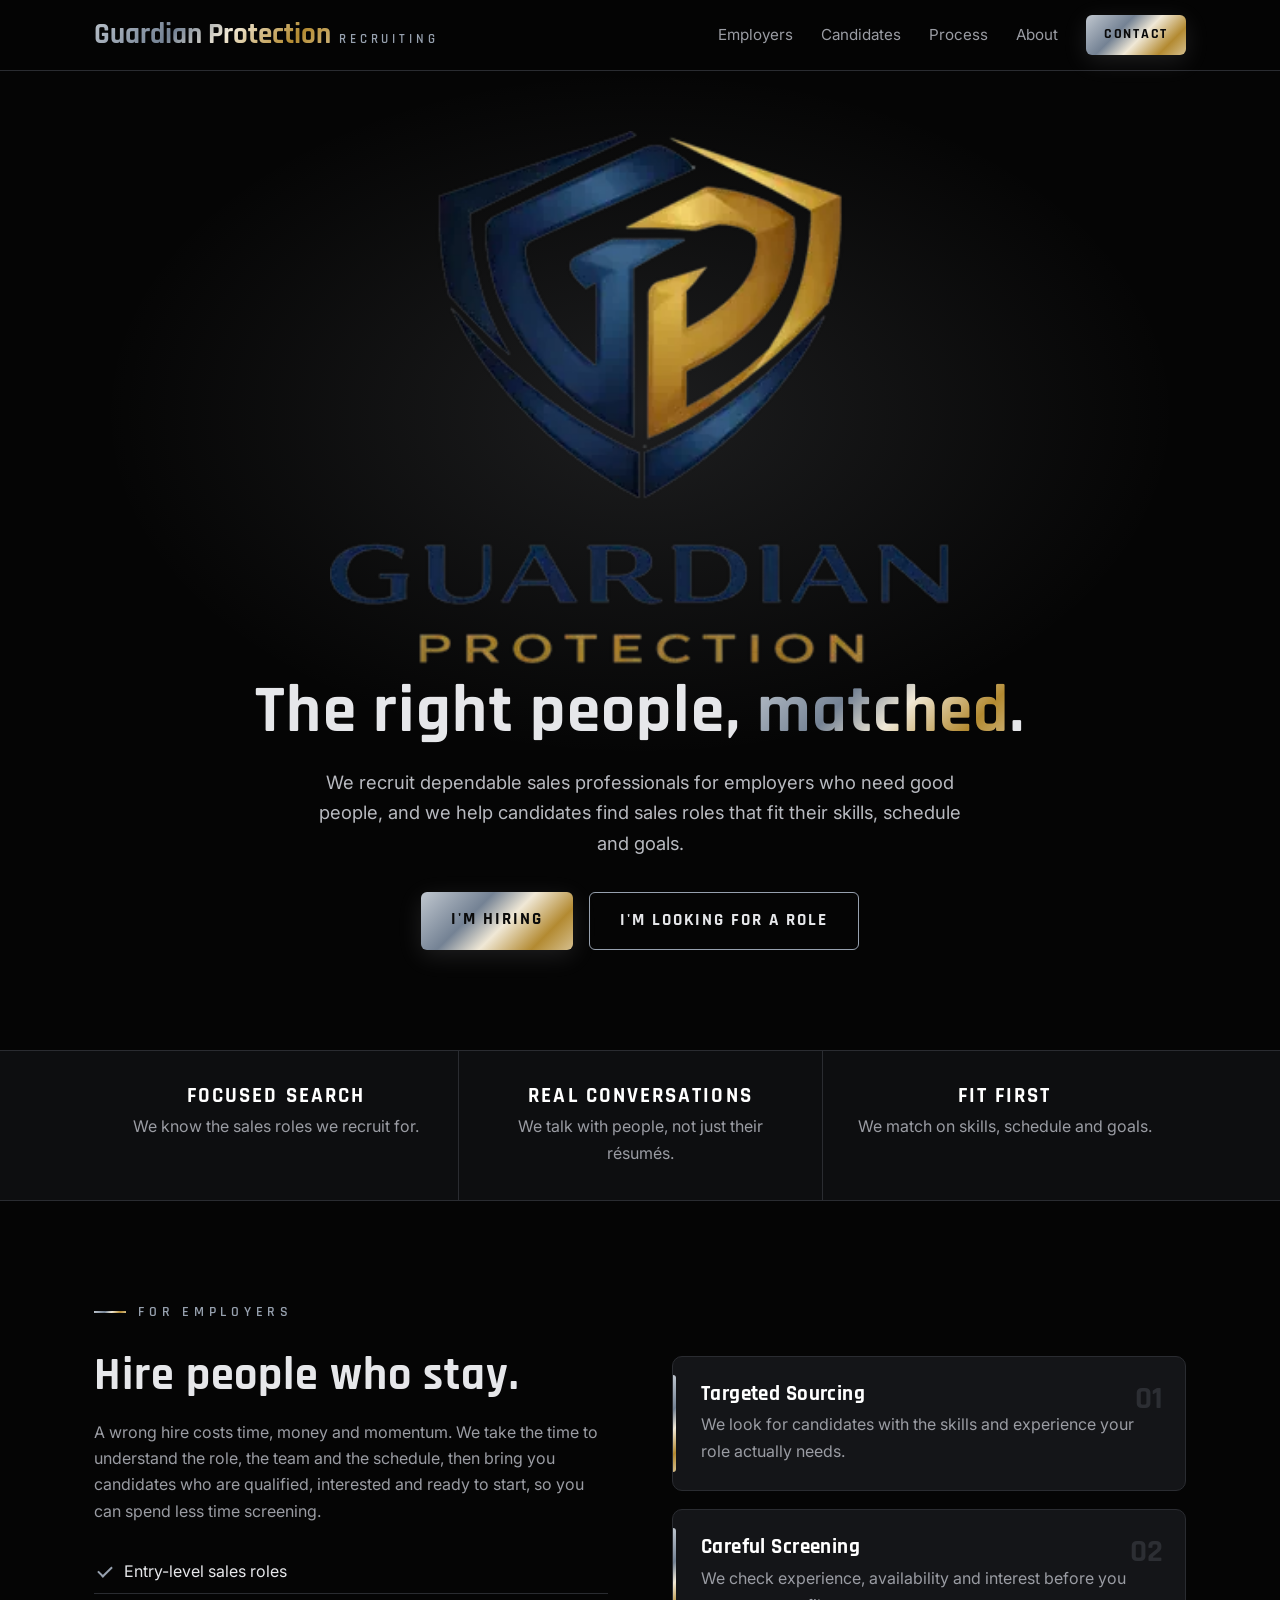
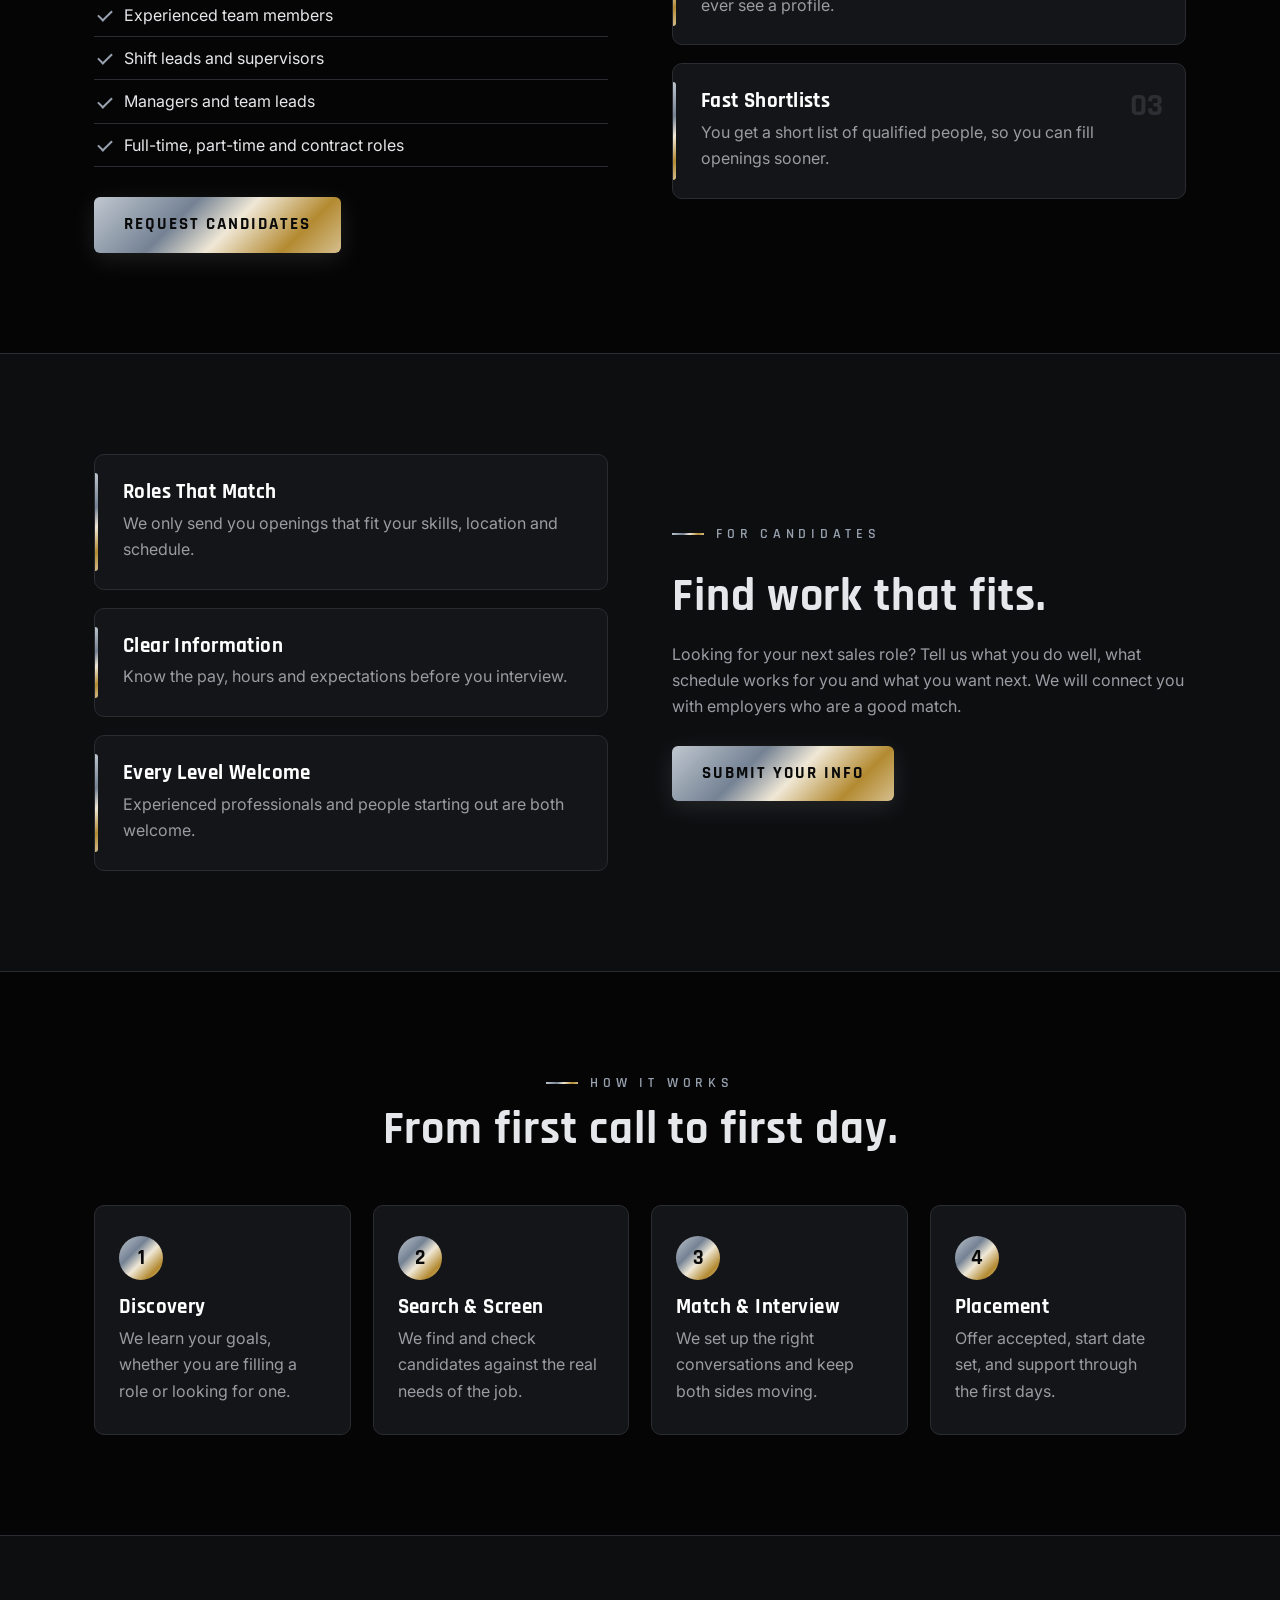
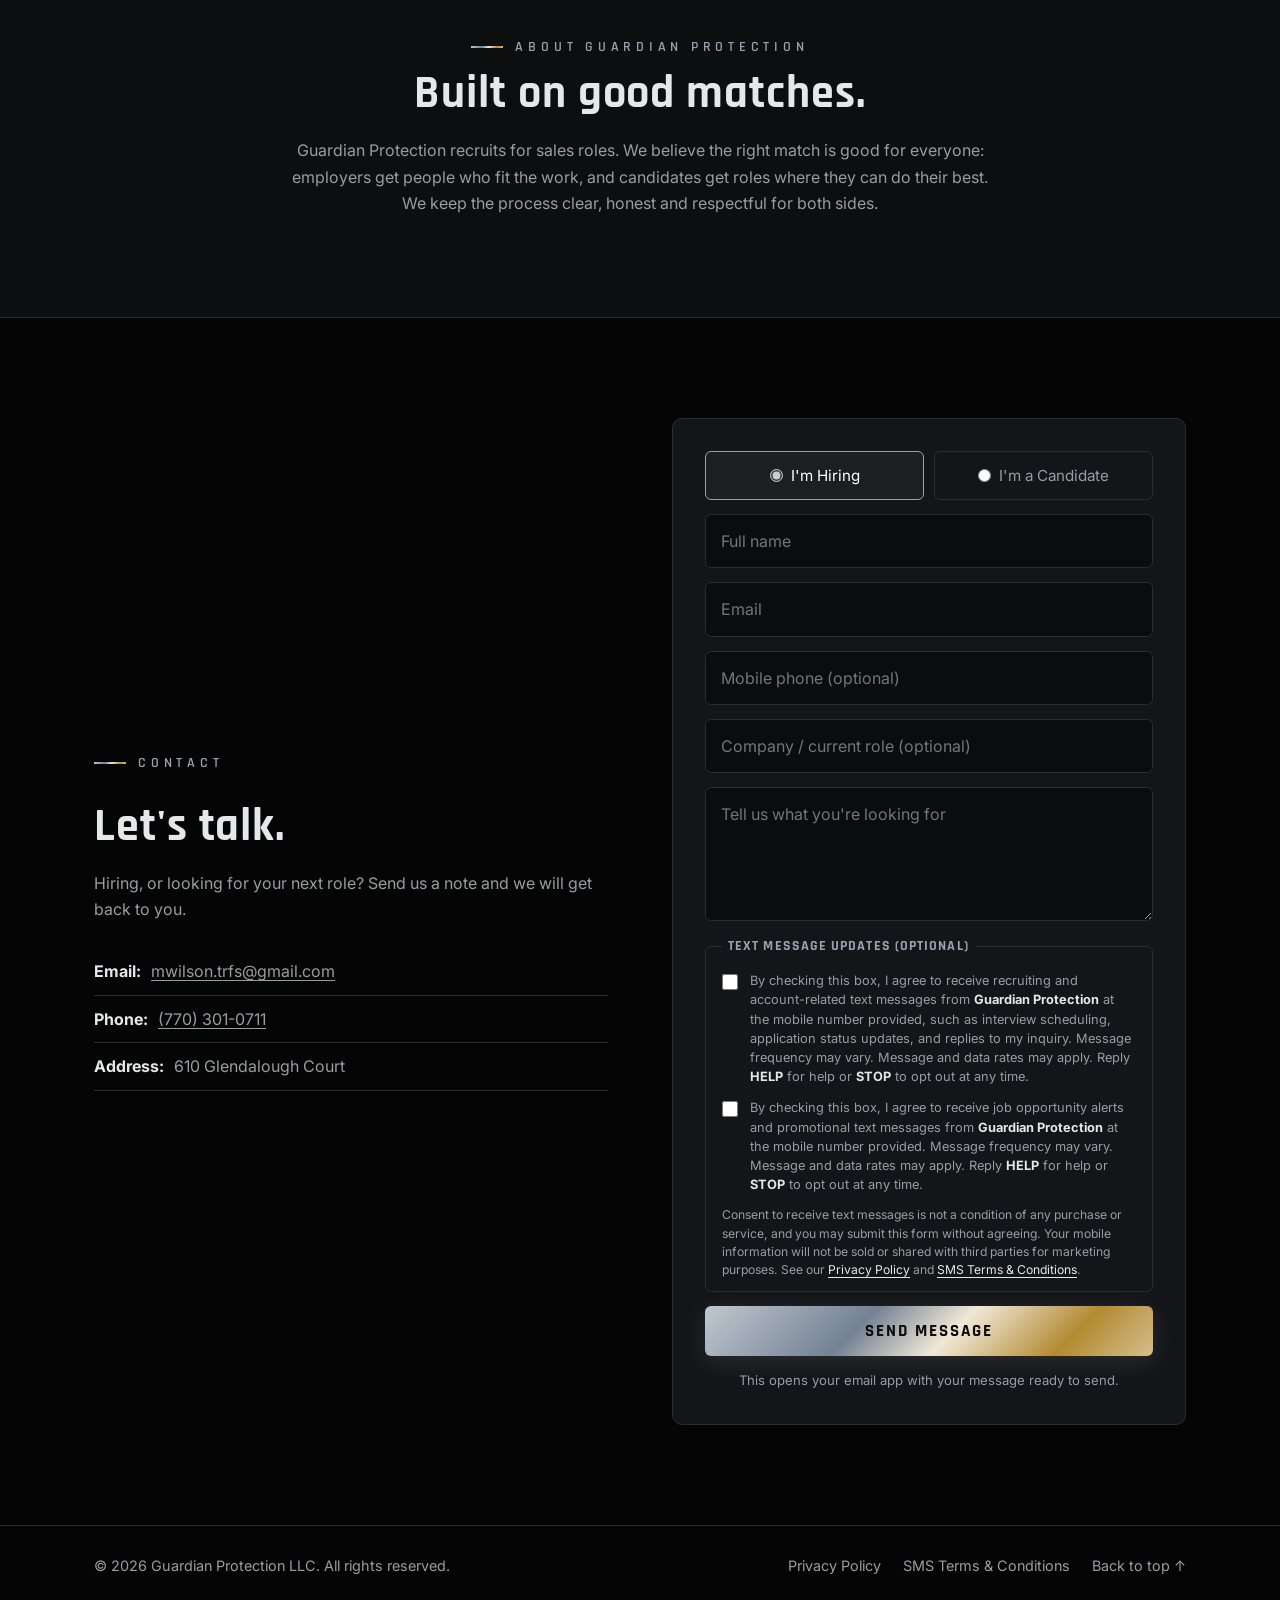
<file: index.html>
<!DOCTYPE html>
<html lang="en">
<head>
  <meta charset="UTF-8">
  <meta name="viewport" content="width=device-width, initial-scale=1.0">
  <title>Guardian Protection | Sales Recruiting</title>
  <meta name="description" content="Guardian Protection connects employers with dependable sales professionals, and helps candidates find sales roles that fit their skills and goals.">
  <link rel="icon" href="assets/favicon.png" type="image/png">
  <link rel="apple-touch-icon" href="assets/apple-touch-icon.png">
  <link rel="preconnect" href="https://fonts.googleapis.com">
  <link rel="preconnect" href="https://fonts.gstatic.com" crossorigin>
  <link href="https://fonts.googleapis.com/css2?family=Rajdhani:wght@500;600;700&family=Inter:wght@400;500;600&display=swap" rel="stylesheet">
  <link rel="stylesheet" href="styles.css">
  <link rel="canonical" href="https://guardian-protection.sites.recruithopper.com/">
</head>
<body>

  <header class="nav" id="top">
    <div class="container nav-inner">
      <a href="#top" class="brand" aria-label="Guardian Protection home">
        <span class="brand-mark">Guardian Protection</span>
        <span class="brand-sub">Recruiting</span>
      </a>
      <button class="nav-toggle" aria-label="Open menu" aria-expanded="false">
        <span></span><span></span><span></span>
      </button>
      <nav class="nav-links">
        <a href="#employers">Employers</a>
        <a href="#candidates">Candidates</a>
        <a href="#process">Process</a>
        <a href="#about">About</a>
        <a href="#contact" class="btn btn-small">Contact</a>
      </nav>
    </div>
  </header>

  <main>
    <!-- HERO -->
    <section class="hero">
      <div class="hero-glow"></div>
      <div class="container hero-inner">
        <img src="assets/logo.webp" alt="Guardian Protection logo" class="hero-logo">
        <h1>The right people, <span class="metal">matched</span>.</h1>
        <p class="lead">We recruit dependable sales professionals for employers who need good people, and we help candidates find sales roles that fit their skills, schedule and goals.</p>
        <div class="hero-ctas">
          <a href="#employers" class="btn">I'm Hiring</a>
          <a href="#candidates" class="btn btn-outline">I'm Looking for a Role</a>
        </div>
      </div>
    </section>

    <!-- VALUE STRIP -->
    <section class="strip">
      <div class="container strip-grid">
        <div><h3>Focused Search</h3><p>We know the sales roles we recruit for.</p></div>
        <div><h3>Real Conversations</h3><p>We talk with people, not just their résumés.</p></div>
        <div><h3>Fit First</h3><p>We match on skills, schedule and goals.</p></div>
      </div>
    </section>

    <!-- EMPLOYERS -->
    <section class="section" id="employers">
      <div class="container two-col">
        <div>
          <p class="eyebrow">For Employers</p>
          <h2>Hire people who stay.</h2>
          <p>A wrong hire costs time, money and momentum. We take the time to understand the role, the team and the schedule, then bring you candidates who are qualified, interested and ready to start, so you can spend less time screening.</p>
          <ul class="checks">
            <li>Entry-level sales roles</li>
            <li>Experienced team members</li>
            <li>Shift leads and supervisors</li>
            <li>Managers and team leads</li>
            <li>Full-time, part-time and contract roles</li>
          </ul>
          <a href="#contact" class="btn">Request Candidates</a>
        </div>
        <div class="card-stack">
          <div class="card">
            <span class="card-num">01</span>
            <h3>Targeted Sourcing</h3>
            <p>We look for candidates with the skills and experience your role actually needs.</p>
          </div>
          <div class="card">
            <span class="card-num">02</span>
            <h3>Careful Screening</h3>
            <p>We check experience, availability and interest before you ever see a profile.</p>
          </div>
          <div class="card">
            <span class="card-num">03</span>
            <h3>Fast Shortlists</h3>
            <p>You get a short list of qualified people, so you can fill openings sooner.</p>
          </div>
        </div>
      </div>
    </section>

    <!-- CANDIDATES -->
    <section class="section section-alt" id="candidates">
      <div class="container two-col reverse">
        <div class="card-stack">
          <div class="card">
            <h3>Roles That Match</h3>
            <p>We only send you openings that fit your skills, location and schedule.</p>
          </div>
          <div class="card">
            <h3>Clear Information</h3>
            <p>Know the pay, hours and expectations before you interview.</p>
          </div>
          <div class="card">
            <h3>Every Level Welcome</h3>
            <p>Experienced professionals and people starting out are both welcome.</p>
          </div>
        </div>
        <div>
          <p class="eyebrow">For Candidates</p>
          <h2>Find work that fits.</h2>
          <p>Looking for your next sales role? Tell us what you do well, what schedule works for you and what you want next. We will connect you with employers who are a good match.</p>
          <a href="#contact" class="btn">Submit Your Info</a>
        </div>
      </div>
    </section>

    <!-- PROCESS -->
    <section class="section" id="process">
      <div class="container">
        <p class="eyebrow center">How It Works</p>
        <h2 class="center">From first call to first day.</h2>
        <div class="steps">
          <div class="step"><span>1</span><h3>Discovery</h3><p>We learn your goals, whether you are filling a role or looking for one.</p></div>
          <div class="step"><span>2</span><h3>Search &amp; Screen</h3><p>We find and check candidates against the real needs of the job.</p></div>
          <div class="step"><span>3</span><h3>Match &amp; Interview</h3><p>We set up the right conversations and keep both sides moving.</p></div>
          <div class="step"><span>4</span><h3>Placement</h3><p>Offer accepted, start date set, and support through the first days.</p></div>
        </div>
      </div>
    </section>

    <!-- ABOUT -->
    <section class="section section-alt" id="about">
      <div class="container narrow center">
        <p class="eyebrow">About Guardian Protection</p>
        <h2>Built on good matches.</h2>
        <p>Guardian Protection recruits for sales roles. We believe the right match is good for everyone: employers get people who fit the work, and candidates get roles where they can do their best. We keep the process clear, honest and respectful for both sides.</p>
      </div>
    </section>

    <!-- CONTACT -->
    <section class="section" id="contact">
      <div class="container two-col">
        <div>
          <p class="eyebrow">Contact</p>
          <h2>Let's talk.</h2>
          <p>Hiring, or looking for your next role? Send us a note and we will get back to you.</p>
          <ul class="contact-list">
            <li><strong>Email:</strong> <a href="mailto:mwilson.trfs@gmail.com" class="js-email">mwilson.trfs@gmail.com</a></li>
            <li><strong>Phone:</strong> <span class="js-phone"><a href="tel:+17703010711">(770) 301-0711</a></span></li>
            <li><strong>Address:</strong> <span class="js-address">610 Glendalough Court</span></li>
          </ul>
        </div>
        <form class="contact-form" id="contactForm">
          <div class="toggle">
            <label><input type="radio" name="type" value="Employer" checked> I'm Hiring</label>
            <label><input type="radio" name="type" value="Candidate"> I'm a Candidate</label>
          </div>
          <input type="text" name="name" placeholder="Full name" required>
          <input type="email" name="email" placeholder="Email" required>
          <input type="tel" name="phone" placeholder="Mobile phone (optional)">
          <input type="text" name="company" placeholder="Company / current role (optional)">
          <textarea name="message" rows="4" placeholder="Tell us what you're looking for" required></textarea>

          <!-- SMS opt-in (10DLC / A2P compliant): optional, unchecked by default, not required to submit -->
          <fieldset class="consent">
            <legend>Text message updates (optional)</legend>
            <label class="consent-item">
              <input type="checkbox" name="sms_consent_service" value="yes">
              <span>By checking this box, I agree to receive recruiting and account-related text messages from <strong>Guardian Protection</strong> at the mobile number provided, such as interview scheduling, application status updates, and replies to my inquiry. Message frequency may vary. Message and data rates may apply. Reply <strong>HELP</strong> for help or <strong>STOP</strong> to opt out at any time.</span>
            </label>
            <label class="consent-item">
              <input type="checkbox" name="sms_consent_marketing" value="yes">
              <span>By checking this box, I agree to receive job opportunity alerts and promotional text messages from <strong>Guardian Protection</strong> at the mobile number provided. Message frequency may vary. Message and data rates may apply. Reply <strong>HELP</strong> for help or <strong>STOP</strong> to opt out at any time.</span>
            </label>
            <p class="consent-note">Consent to receive text messages is not a condition of any purchase or service, and you may submit this form without agreeing. Your mobile information will not be sold or shared with third parties for marketing purposes. See our <a href="privacy.html">Privacy Policy</a> and <a href="terms.html">SMS Terms &amp; Conditions</a>.</p>
          </fieldset>

          <button type="submit" class="btn btn-full">Send Message</button>
          <p class="form-note">This opens your email app with your message ready to send.</p>
        </form>
      </div>
    </section>
  </main>

  <footer class="footer">
    <div class="container footer-inner">
      <span>&copy; <span id="year"></span> <span class="js-legal-name">Guardian Protection LLC</span>. All rights reserved.</span>
      <nav class="footer-links">
        <a href="privacy.html">Privacy Policy</a>
        <a href="terms.html">SMS Terms &amp; Conditions</a>
        <a href="#top">Back to top &uarr;</a>
      </nav>
    </div>
  </footer>

  <script src="script.js"></script>
</body>
</html>
</file>
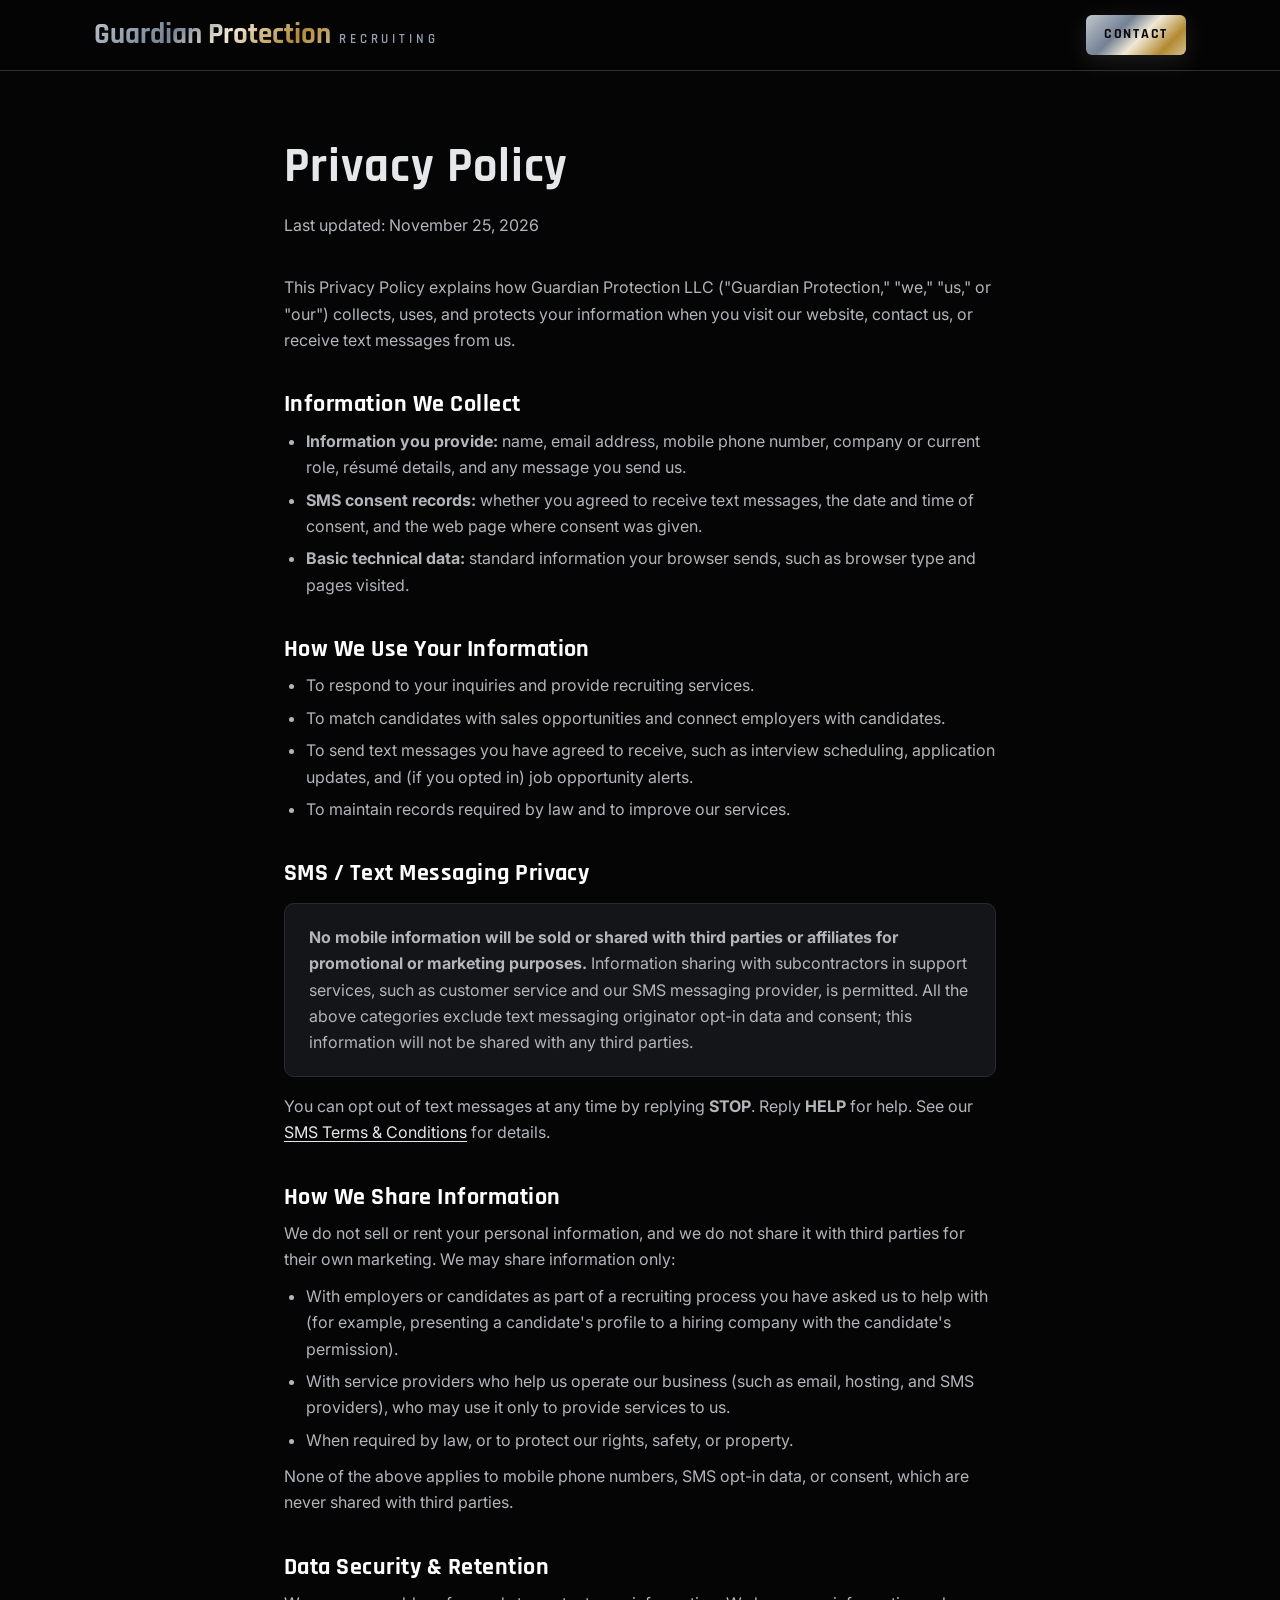
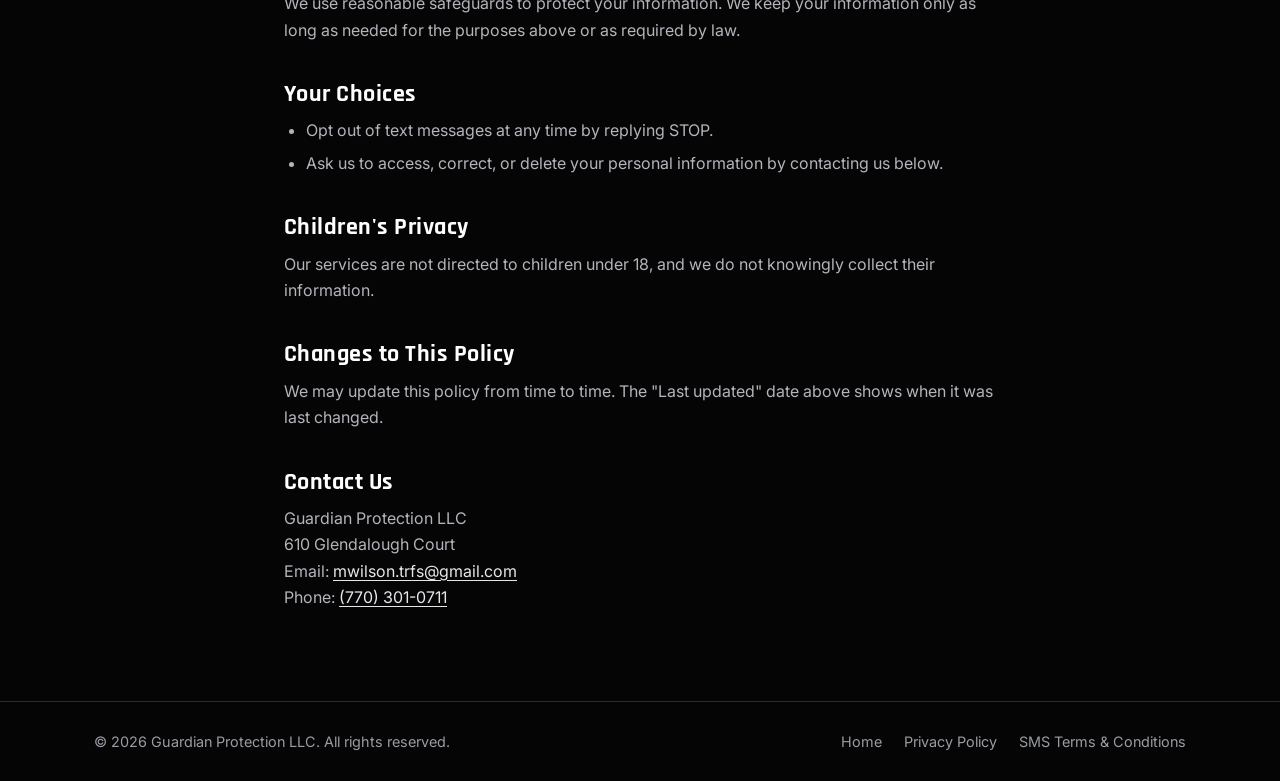
<file: privacy.html>
<!DOCTYPE html>
<html lang="en">
<head>
  <meta charset="UTF-8">
  <meta name="viewport" content="width=device-width, initial-scale=1.0">
  <title>Privacy Policy | Guardian Protection</title>
  <link rel="icon" href="assets/favicon.png" type="image/png">
  <link rel="apple-touch-icon" href="assets/apple-touch-icon.png">
  <link href="https://fonts.googleapis.com/css2?family=Rajdhani:wght@500;600;700&family=Inter:wght@400;500;600&display=swap" rel="stylesheet">
  <link rel="stylesheet" href="styles.css">
  <link rel="canonical" href="https://guardian-protection.sites.recruithopper.com/privacy.html">
</head>
<body>
  <header class="nav">
    <div class="container nav-inner">
      <a href="index.html" class="brand" aria-label="Guardian Protection home">
        <span class="brand-mark">Guardian Protection</span><span class="brand-sub">Recruiting</span>
      </a>
      <nav class="nav-links" style="position:static;max-height:none;flex-direction:row;background:none;border:0">
        <a href="index.html#contact" class="btn btn-small">Contact</a>
      </nav>
    </div>
  </header>

  <main class="legal">
    <div class="container narrow">
      <h1>Privacy Policy</h1>
      <p class="updated">Last updated: November 25, 2026</p>

      <p>This Privacy Policy explains how <span class="js-legal-name">Guardian Protection LLC</span> ("Guardian Protection," "we," "us," or "our") collects, uses, and protects your information when you visit our website, contact us, or receive text messages from us.</p>

      <h2>Information We Collect</h2>
      <ul>
        <li><strong>Information you provide:</strong> name, email address, mobile phone number, company or current role, résumé details, and any message you send us.</li>
        <li><strong>SMS consent records:</strong> whether you agreed to receive text messages, the date and time of consent, and the web page where consent was given.</li>
        <li><strong>Basic technical data:</strong> standard information your browser sends, such as browser type and pages visited.</li>
      </ul>

      <h2>How We Use Your Information</h2>
      <ul>
        <li>To respond to your inquiries and provide recruiting services.</li>
        <li>To match candidates with sales opportunities and connect employers with candidates.</li>
        <li>To send text messages you have agreed to receive, such as interview scheduling, application updates, and (if you opted in) job opportunity alerts.</li>
        <li>To maintain records required by law and to improve our services.</li>
      </ul>

      <h2>SMS / Text Messaging Privacy</h2>
      <div class="box">
        <p><strong>No mobile information will be sold or shared with third parties or affiliates for promotional or marketing purposes.</strong> Information sharing with subcontractors in support services, such as customer service and our SMS messaging provider, is permitted. All the above categories exclude text messaging originator opt-in data and consent; this information will not be shared with any third parties.</p>
      </div>
      <p>You can opt out of text messages at any time by replying <strong>STOP</strong>. Reply <strong>HELP</strong> for help. See our <a href="terms.html">SMS Terms &amp; Conditions</a> for details.</p>

      <h2>How We Share Information</h2>
      <p>We do not sell or rent your personal information, and we do not share it with third parties for their own marketing. We may share information only:</p>
      <ul>
        <li>With employers or candidates as part of a recruiting process you have asked us to help with (for example, presenting a candidate's profile to a hiring company with the candidate's permission).</li>
        <li>With service providers who help us operate our business (such as email, hosting, and SMS providers), who may use it only to provide services to us.</li>
        <li>When required by law, or to protect our rights, safety, or property.</li>
      </ul>
      <p>None of the above applies to mobile phone numbers, SMS opt-in data, or consent, which are never shared with third parties.</p>

      <h2>Data Security &amp; Retention</h2>
      <p>We use reasonable safeguards to protect your information. We keep your information only as long as needed for the purposes above or as required by law.</p>

      <h2>Your Choices</h2>
      <ul>
        <li>Opt out of text messages at any time by replying STOP.</li>
        <li>Ask us to access, correct, or delete your personal information by contacting us below.</li>
      </ul>

      <h2>Children's Privacy</h2>
      <p>Our services are not directed to children under 18, and we do not knowingly collect their information.</p>

      <h2>Changes to This Policy</h2>
      <p>We may update this policy from time to time. The "Last updated" date above shows when it was last changed.</p>

      <h2>Contact Us</h2>
      <p>
        <span class="js-legal-name">Guardian Protection LLC</span><br>
        <span class="js-address">610 Glendalough Court</span><br>
        Email: <a href="mailto:mwilson.trfs@gmail.com" class="js-email">mwilson.trfs@gmail.com</a><br>
        Phone: <span class="js-phone"><a href="tel:+17703010711">(770) 301-0711</a></span>
      </p>
    </div>
  </main>

  <footer class="footer">
    <div class="container footer-inner">
      <span>&copy; <span id="year"></span> <span class="js-legal-name">Guardian Protection LLC</span>. All rights reserved.</span>
      <nav class="footer-links">
        <a href="index.html">Home</a>
        <a href="privacy.html">Privacy Policy</a>
        <a href="terms.html">SMS Terms &amp; Conditions</a>
      </nav>
    </div>
  </footer>
  <script src="script.js"></script>
</body>
</html>
</file>
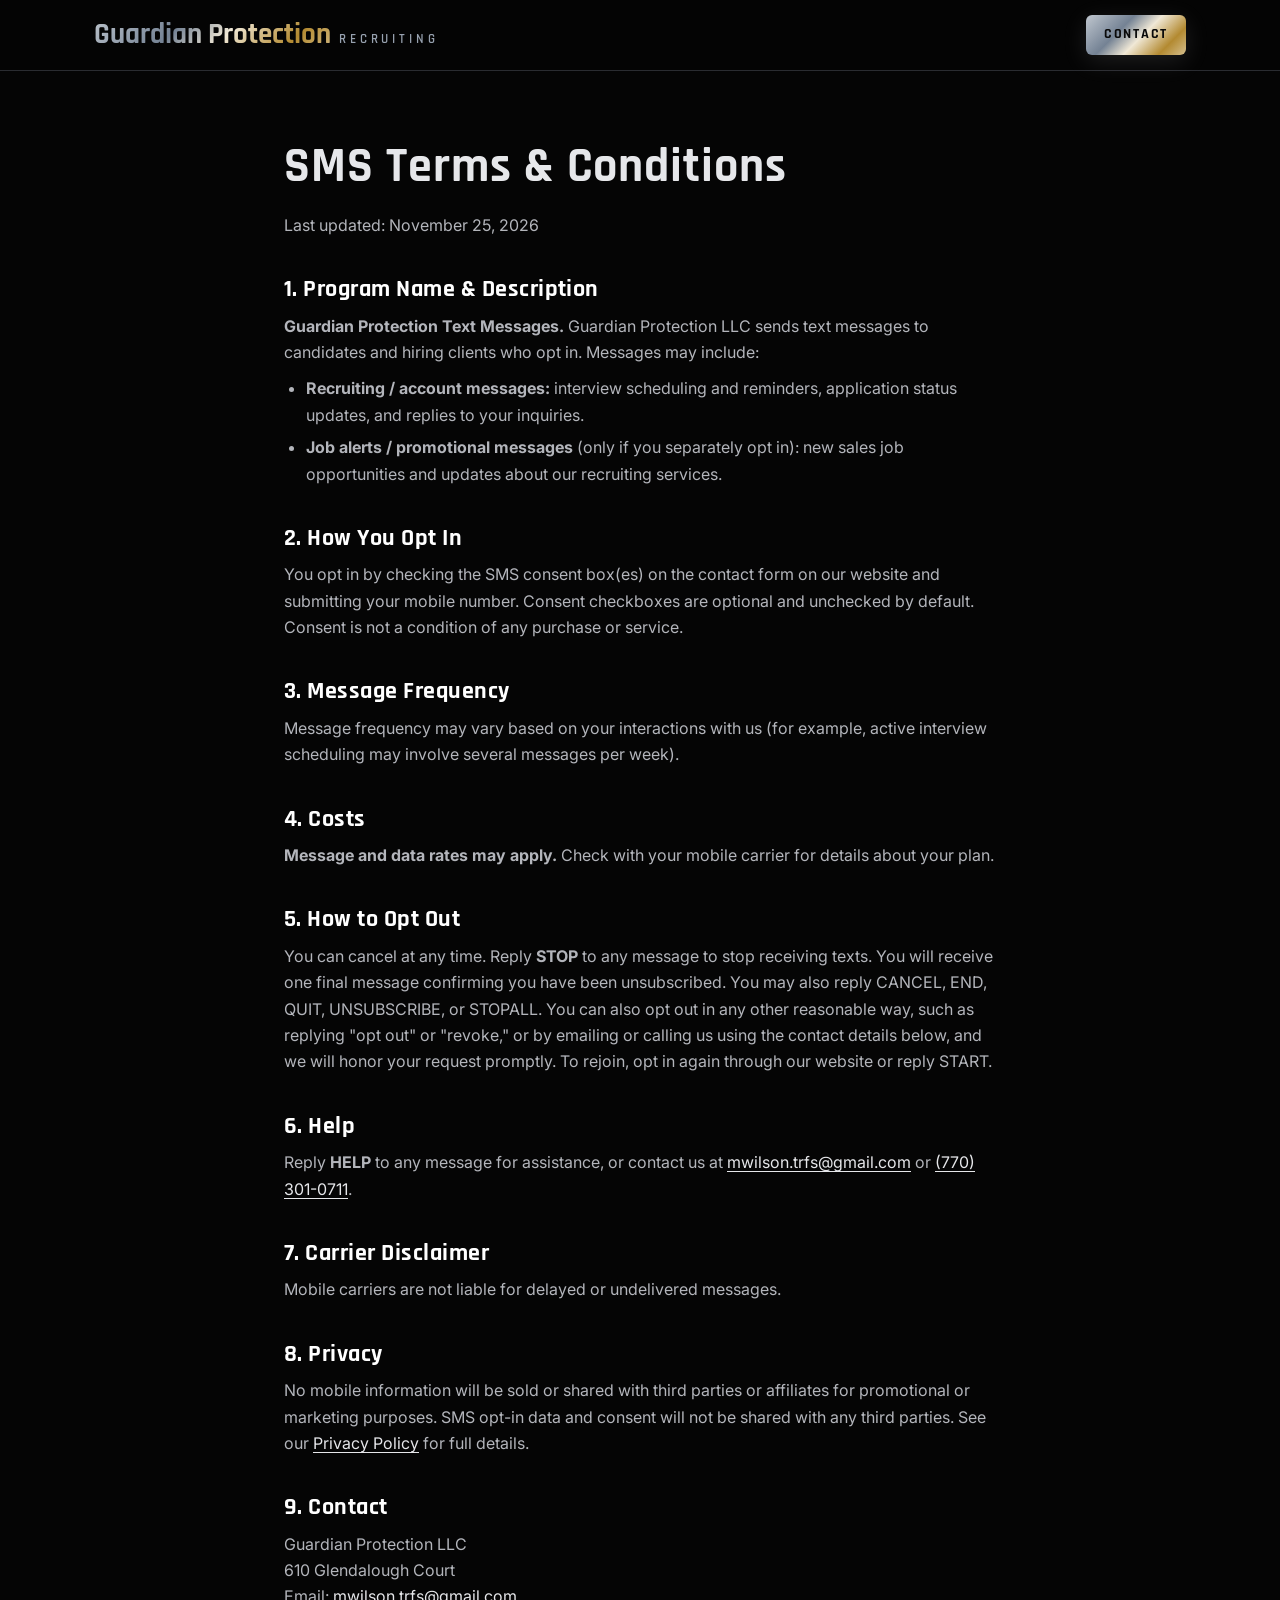
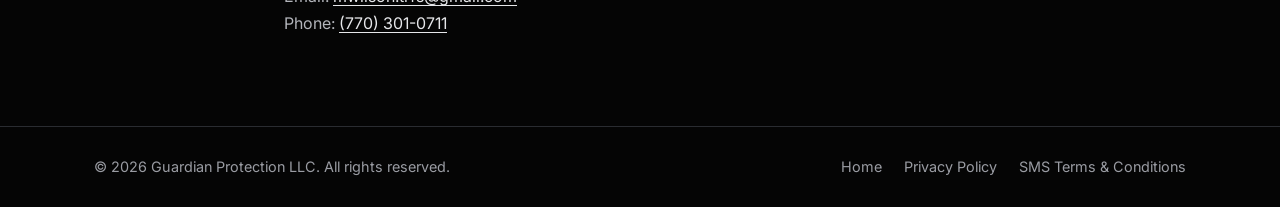
<file: terms.html>
<!DOCTYPE html>
<html lang="en">
<head>
  <meta charset="UTF-8">
  <meta name="viewport" content="width=device-width, initial-scale=1.0">
  <title>SMS Terms &amp; Conditions | Guardian Protection</title>
  <link rel="icon" href="assets/favicon.png" type="image/png">
  <link rel="apple-touch-icon" href="assets/apple-touch-icon.png">
  <link href="https://fonts.googleapis.com/css2?family=Rajdhani:wght@500;600;700&family=Inter:wght@400;500;600&display=swap" rel="stylesheet">
  <link rel="stylesheet" href="styles.css">
  <link rel="canonical" href="https://guardian-protection.sites.recruithopper.com/terms.html">
</head>
<body>
  <header class="nav">
    <div class="container nav-inner">
      <a href="index.html" class="brand" aria-label="Guardian Protection home">
        <span class="brand-mark">Guardian Protection</span><span class="brand-sub">Recruiting</span>
      </a>
      <nav class="nav-links" style="position:static;max-height:none;flex-direction:row;background:none;border:0">
        <a href="index.html#contact" class="btn btn-small">Contact</a>
      </nav>
    </div>
  </header>

  <main class="legal">
    <div class="container narrow">
      <h1>SMS Terms &amp; Conditions</h1>
      <p class="updated">Last updated: November 25, 2026</p>

      <h2>1. Program Name &amp; Description</h2>
      <p><strong>Guardian Protection Text Messages.</strong> <span class="js-legal-name">Guardian Protection LLC</span> sends text messages to candidates and hiring clients who opt in. Messages may include:</p>
      <ul>
        <li><strong>Recruiting / account messages:</strong> interview scheduling and reminders, application status updates, and replies to your inquiries.</li>
        <li><strong>Job alerts / promotional messages</strong> (only if you separately opt in): new sales job opportunities and updates about our recruiting services.</li>
      </ul>

      <h2>2. How You Opt In</h2>
      <p>You opt in by checking the SMS consent box(es) on the contact form on our website and submitting your mobile number. Consent checkboxes are optional and unchecked by default. Consent is not a condition of any purchase or service.</p>

      <h2>3. Message Frequency</h2>
      <p>Message frequency may vary based on your interactions with us (for example, active interview scheduling may involve several messages per week).</p>

      <h2>4. Costs</h2>
      <p><strong>Message and data rates may apply.</strong> Check with your mobile carrier for details about your plan.</p>

      <h2>5. How to Opt Out</h2>
      <p>You can cancel at any time. Reply <strong>STOP</strong> to any message to stop receiving texts. You will receive one final message confirming you have been unsubscribed. You may also reply CANCEL, END, QUIT, UNSUBSCRIBE, or STOPALL. You can also opt out in any other reasonable way, such as replying "opt out" or "revoke," or by emailing or calling us using the contact details below, and we will honor your request promptly. To rejoin, opt in again through our website or reply START.</p>

      <h2>6. Help</h2>
      <p>Reply <strong>HELP</strong> to any message for assistance, or contact us at <a href="mailto:mwilson.trfs@gmail.com" class="js-email">mwilson.trfs@gmail.com</a> or <span class="js-phone"><a href="tel:+17703010711">(770) 301-0711</a></span>.</p>

      <h2>7. Carrier Disclaimer</h2>
      <p>Mobile carriers are not liable for delayed or undelivered messages.</p>

      <h2>8. Privacy</h2>
      <p>No mobile information will be sold or shared with third parties or affiliates for promotional or marketing purposes. SMS opt-in data and consent will not be shared with any third parties. See our <a href="privacy.html">Privacy Policy</a> for full details.</p>

      <h2>9. Contact</h2>
      <p>
        <span class="js-legal-name">Guardian Protection LLC</span><br>
        <span class="js-address">610 Glendalough Court</span><br>
        Email: <a href="mailto:mwilson.trfs@gmail.com" class="js-email">mwilson.trfs@gmail.com</a><br>
        Phone: <span class="js-phone"><a href="tel:+17703010711">(770) 301-0711</a></span>
      </p>
    </div>
  </main>

  <footer class="footer">
    <div class="container footer-inner">
      <span>&copy; <span id="year"></span> <span class="js-legal-name">Guardian Protection LLC</span>. All rights reserved.</span>
      <nav class="footer-links">
        <a href="index.html">Home</a>
        <a href="privacy.html">Privacy Policy</a>
        <a href="terms.html">SMS Terms &amp; Conditions</a>
      </nav>
    </div>
  </footer>
  <script src="script.js"></script>
</body>
</html>
</file>
<file: styles.css>
:root {
  --bg: #050505;
  --bg-alt: #0d0e10;
  --panel: #141518;
  --line: #2a2c31;
  --text: #e6e7ea;
  --muted: #9a9ca3;
  --silver: linear-gradient(135deg, #c0c7cf 0%, #748294 35%, #f0e8d6 55%, #b38a31 80%, #d5bf8e 100%);
  --silver-flat: #97a1af;
  --radius: 10px;
  --max: 1140px;
}

* { box-sizing: border-box; margin: 0; padding: 0; }
html { scroll-behavior: smooth; scroll-padding-top: 80px; }
body {
  font-family: "Inter", system-ui, -apple-system, Segoe UI, sans-serif;
  background: var(--bg);
  color: var(--text);
  line-height: 1.65;
  -webkit-font-smoothing: antialiased;
}
img { max-width: 100%; display: block; }
a { color: inherit; text-decoration: none; }

.container { width: 100%; max-width: var(--max); margin: 0 auto; padding: 0 24px; }
.narrow { max-width: 760px; }
.center { text-align: center; }

h1, h2, h3 {
  font-family: "Rajdhani", "Inter", sans-serif;
  font-weight: 700;
  letter-spacing: 0.02em;
  line-height: 1.1;
}
h1 { font-size: clamp(2.4rem, 6vw, 4.2rem); margin-bottom: 18px; }
h2 { font-size: clamp(2rem, 4vw, 2.9rem); margin-bottom: 18px; }
h3 { font-size: 1.3rem; margin-bottom: 6px; }
p { color: var(--muted); }

.metal {
  background: var(--silver);
  -webkit-background-clip: text;
  background-clip: text;
  color: transparent;
}

.eyebrow {
  font-family: "Rajdhani", sans-serif;
  text-transform: uppercase;
  letter-spacing: 0.35em;
  font-size: 0.85rem;
  font-weight: 600;
  color: var(--silver-flat);
  margin-bottom: 10px;
  display: flex;
  align-items: center;
  gap: 12px;
}
.eyebrow::before { content: ""; width: 32px; height: 2px; background: var(--silver); }
.eyebrow.center, .center .eyebrow { justify-content: center; }

/* Buttons */
.btn {
  display: inline-block;
  font-family: "Rajdhani", sans-serif;
  font-weight: 700;
  font-size: 1.05rem;
  letter-spacing: 0.12em;
  text-transform: uppercase;
  padding: 14px 30px;
  border-radius: 6px;
  background: var(--silver);
  color: #0a0a0a;
  border: none;
  cursor: pointer;
  transition: transform .2s ease, box-shadow .2s ease;
  box-shadow: 0 6px 24px rgba(220, 224, 230, 0.12);
}
.btn:hover { transform: translateY(-2px); box-shadow: 0 10px 30px rgba(220, 224, 230, 0.25); }
.btn-outline {
  background: transparent;
  color: var(--text);
  border: 1px solid var(--silver-flat);
  box-shadow: none;
}
.btn-outline:hover { background: rgba(255,255,255,0.06); }
.btn-small { padding: 8px 18px; font-size: 0.9rem; }
.btn-full { width: 100%; }

/* Nav */
.nav {
  position: sticky; top: 0; z-index: 50;
  background: rgba(5,5,5,0.82);
  backdrop-filter: blur(10px);
  border-bottom: 1px solid var(--line);
}
.nav-inner { display: flex; align-items: center; justify-content: space-between; height: 70px; }
.brand { display: flex; align-items: baseline; gap: 8px; }
.brand-mark {
  font-family: "Rajdhani", sans-serif; font-weight: 700; font-size: 1.8rem;
  background: var(--silver); -webkit-background-clip: text; background-clip: text; color: transparent;
}
.brand-sub {
  font-family: "Rajdhani", sans-serif; font-weight: 600; letter-spacing: 0.3em;
  text-transform: uppercase; font-size: 0.8rem; color: var(--silver-flat);
}
.nav-links { display: flex; align-items: center; gap: 28px; }
.nav-links a:not(.btn) {
  font-size: 0.95rem; color: var(--muted); transition: color .2s;
}
.nav-links a:not(.btn):hover { color: #fff; }
.nav-toggle { display: none; background: none; border: none; cursor: pointer; padding: 8px; }
.nav-toggle span { display: block; width: 24px; height: 2px; background: var(--text); margin: 5px 0; transition: .3s; }

/* Hero */
.hero {
  position: relative; overflow: hidden;
  padding: 60px 0 100px;
  text-align: center;
}
.hero-glow {
  position: absolute; inset: 0;
  background: radial-gradient(ellipse 60% 50% at 50% 35%, rgba(200,205,215,0.12), transparent 70%);
  pointer-events: none;
}
.hero-inner { position: relative; }
.hero-logo { width: min(620px, 100%); margin: 0 auto 10px; }
.lead { font-size: 1.15rem; max-width: 660px; margin: 0 auto 34px; color: #b8bac0; }
.hero-ctas { display: flex; gap: 16px; justify-content: center; flex-wrap: wrap; }

/* Strip */
.strip { border-top: 1px solid var(--line); border-bottom: 1px solid var(--line); background: var(--bg-alt); }
.strip-grid { display: grid; grid-template-columns: repeat(3, 1fr); }
.strip-grid > div { padding: 34px 24px; text-align: center; }
.strip-grid > div + div { border-left: 1px solid var(--line); }
.strip-grid h3 { color: #fff; text-transform: uppercase; letter-spacing: 0.1em; }

/* Sections */
.section { padding: 100px 0; }
.section-alt { background: var(--bg-alt); border-top: 1px solid var(--line); border-bottom: 1px solid var(--line); }
.section p + p { margin-top: 14px; }
.two-col { display: grid; grid-template-columns: 1fr 1fr; gap: 64px; align-items: center; }
.two-col > div > p { margin-bottom: 26px; }

.checks { list-style: none; margin: 0 0 30px; }
.checks li { padding: 8px 0 8px 30px; position: relative; border-bottom: 1px solid var(--line); }
.checks li::before {
  content: ""; position: absolute; left: 4px; top: 50%;
  width: 12px; height: 6px; margin-top: -5px;
  border-left: 2px solid var(--silver-flat); border-bottom: 2px solid var(--silver-flat);
  transform: rotate(-45deg);
}

.card-stack { display: grid; gap: 18px; }
.card {
  position: relative;
  background: var(--panel);
  border: 1px solid var(--line);
  border-radius: var(--radius);
  padding: 26px 28px;
  transition: border-color .25s, transform .25s;
}
.card::before {
  content: ""; position: absolute; left: 0; top: 18px; bottom: 18px; width: 3px;
  background: var(--silver); border-radius: 0 3px 3px 0;
}
.card:hover { border-color: #4a4d54; transform: translateX(4px); }
.card h3 { color: #fff; }
.card-num {
  position: absolute; right: 22px; top: 16px;
  font-family: "Rajdhani", sans-serif; font-weight: 700; font-size: 2rem; color: #2c2e33;
}

/* Steps */
.steps { display: grid; grid-template-columns: repeat(4, 1fr); gap: 22px; margin-top: 50px; }
.step {
  background: var(--panel); border: 1px solid var(--line); border-radius: var(--radius);
  padding: 30px 24px;
}
.step span {
  display: inline-grid; place-items: center;
  width: 44px; height: 44px; border-radius: 50%;
  background: var(--silver); color: #0a0a0a;
  font-family: "Rajdhani", sans-serif; font-weight: 700; font-size: 1.3rem;
  margin-bottom: 16px;
}
.step h3 { color: #fff; }

/* Contact */
.contact-list { list-style: none; }
.contact-list li { padding: 10px 0; border-bottom: 1px solid var(--line); color: var(--muted); }
.contact-list strong { color: var(--text); margin-right: 6px; }
.contact-list a { text-decoration: underline; text-underline-offset: 3px; }

.contact-form {
  background: var(--panel); border: 1px solid var(--line); border-radius: var(--radius);
  padding: 32px; display: grid; gap: 14px;
}
.contact-form input[type="text"],
.contact-form input[type="email"],
.contact-form input[type="tel"],
.contact-form textarea {
  width: 100%; padding: 13px 15px;
  background: #0b0c0e; color: var(--text);
  border: 1px solid var(--line); border-radius: 6px;
  font: inherit; resize: vertical;
}
.contact-form input:focus, .contact-form textarea:focus { outline: none; border-color: var(--silver-flat); }
.toggle { display: grid; grid-template-columns: 1fr 1fr; gap: 10px; }
.toggle label {
  display: flex; align-items: center; justify-content: center; gap: 8px;
  padding: 11px; border: 1px solid var(--line); border-radius: 6px; cursor: pointer;
  font-size: 0.95rem; color: var(--muted);
}
.toggle label:has(input:checked) { border-color: var(--silver-flat); color: #fff; background: rgba(255,255,255,0.04); }
.toggle input { accent-color: #c9ccd1; }
.form-note { font-size: 0.82rem; text-align: center; }

/* Footer */
.footer { border-top: 1px solid var(--line); padding: 28px 0; font-size: 0.9rem; color: var(--muted); }
.footer-inner { display: flex; justify-content: space-between; flex-wrap: wrap; gap: 10px; }
.footer a:hover { color: #fff; }

/* Reveal animation */
.reveal { opacity: 0; transform: translateY(24px); transition: opacity .7s ease, transform .7s ease; }
.reveal.visible { opacity: 1; transform: none; }

/* Responsive */
@media (max-width: 900px) {
  .two-col { grid-template-columns: 1fr; gap: 40px; }
  .two-col.reverse > :first-child { order: 2; }
  .steps { grid-template-columns: 1fr 1fr; }
}
@media (max-width: 720px) {
  .nav-toggle { display: block; }
  .nav-links {
    position: absolute; top: 70px; left: 0; right: 0;
    flex-direction: column; gap: 0;
    background: #08090a; border-bottom: 1px solid var(--line);
    max-height: 0; overflow: hidden; transition: max-height .3s ease;
  }
  .nav-links.open { max-height: 400px; }
  .nav-links a { padding: 16px 24px; width: 100%; text-align: center; }
  .nav-links .btn-small { margin: 10px 24px 18px; width: calc(100% - 48px); }
  .strip-grid { grid-template-columns: 1fr; }
  .strip-grid > div + div { border-left: none; border-top: 1px solid var(--line); }
  .steps { grid-template-columns: 1fr; }
  .section { padding: 70px 0; }
  .contact-form { padding: 22px; }
}
@media (prefers-reduced-motion: reduce) {
  html { scroll-behavior: auto; }
  .reveal { opacity: 1; transform: none; transition: none; }
}

/* SMS consent */
.consent { border: 1px solid var(--line); border-radius: 6px; padding: 14px 16px 12px; display: grid; gap: 12px; }
.consent legend { padding: 0 6px; font-family: "Rajdhani", sans-serif; font-weight: 700; letter-spacing: .08em; text-transform: uppercase; font-size: .85rem; color: var(--silver-flat); }
.consent-item { display: grid; grid-template-columns: 18px 1fr; gap: 10px; align-items: start; font-size: .8rem; line-height: 1.5; color: var(--muted); cursor: pointer; }
.consent-item input { margin-top: 3px; width: 16px; height: 16px; accent-color: #c9ccd1; }
.consent-item strong { color: var(--text); }
.consent-note { font-size: .76rem; line-height: 1.5; }
.consent-note a, .legal a { text-decoration: underline; text-underline-offset: 3px; color: var(--text); }

/* Footer links */
.footer-links { display: flex; gap: 22px; flex-wrap: wrap; }

/* Legal pages */
.legal { padding: 70px 0 90px; }
.legal h1 { font-size: clamp(2rem, 5vw, 3rem); }
.legal .updated { margin-bottom: 36px; }
.legal h2 { font-size: 1.5rem; margin: 38px 0 10px; color: #fff; }
.legal p, .legal li { color: #b3b5bb; }
.legal ul { margin: 10px 0 10px 22px; }
.legal li { margin: 6px 0; }
.legal .box { background: var(--panel); border: 1px solid var(--line); border-radius: var(--radius); padding: 20px 24px; margin: 16px 0; }
</file>
